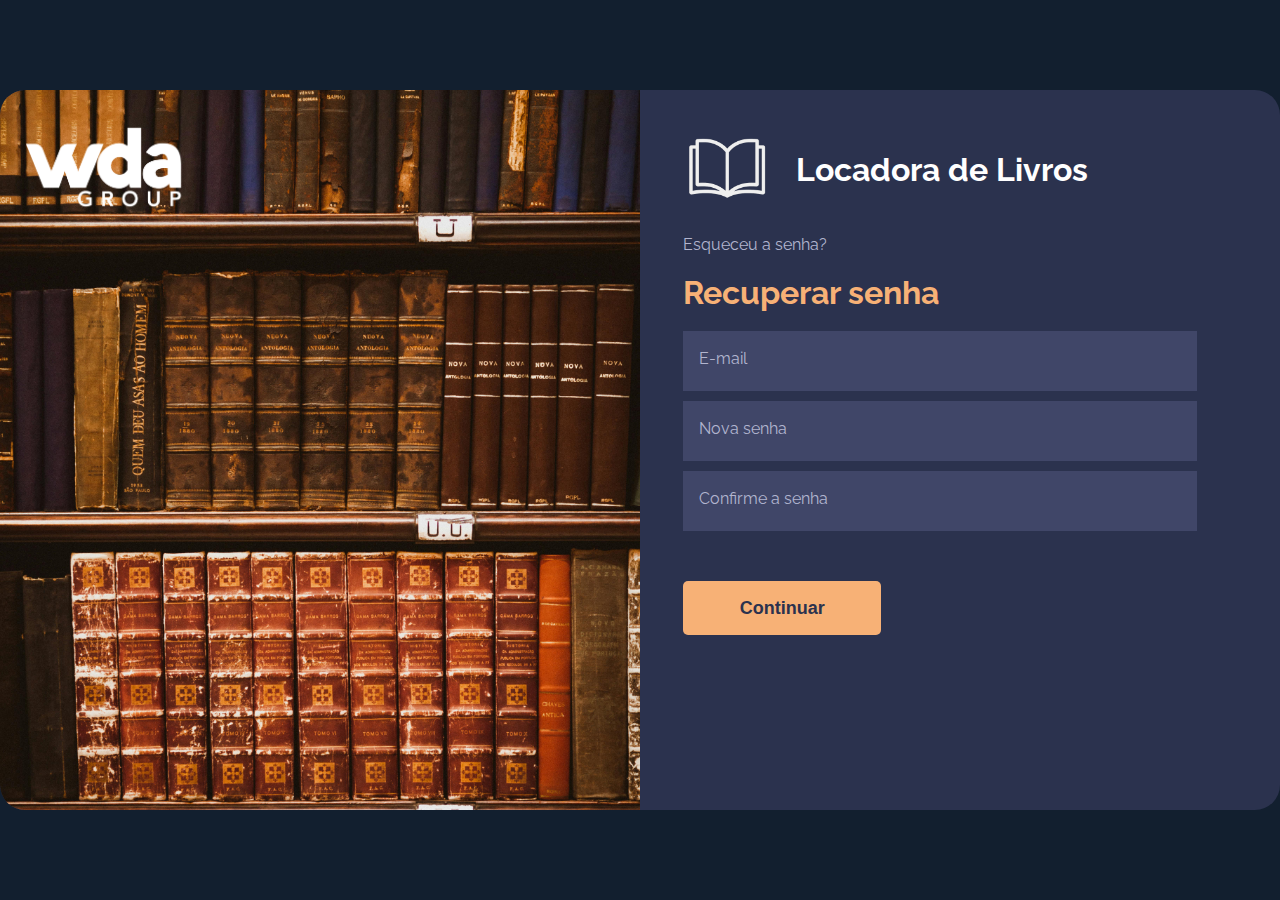
<file: html/recSenha.html>
<!DOCTYPE html>
<html lang="pt-br">
<head>
    <link rel="icon" href="../img/faviIconWDA.png" type="image/x-icon">
    <meta charset="UTF-8">
    <meta name="viewport" content="width=device-width, initial-scale=1.0">
    <title>Locadora de Livros WDA group</title>
    <link rel="stylesheet" href="../css/recSenha.css">
    <link href="https://fonts.googleapis.com/css2?family=Raleway&display=swap" rel="stylesheet">
    <script src="../js/recSenha.js"></script>
</head>
<body>

        <div class="container">
             <div class="main">
                  <div class="imagem">
                    <img src="../img/logo.png" alt="" id="logo">
                </div>
                <div class="login">
                    <div class="logoSection">
                        <img src="../img/logoLocadora.png" alt="" id="logoLocadora"> <h1>Locadora de Livros</h1>
                    </div>
                    <div class="form">
                        <p>Esqueceu a senha?</p>
                        <h1>Recuperar senha</h1>

                            <form>
                                <div class="formGroup">
                                <div class="formGroup">
                                    <input type="email" id="email" class="formInput" placeholder="E-mail" required/>
                                    <label for="email" class="formLabel">E-mail</label>
                                </div>
                                 <div class="formGroup">
                                    <input type="password" id="senha" class="formInput" placeholder="Nova senha" required/>
                                    <label for="password" class="formLabel">Nova senha</label>
                                </div>
                                 <div class="formGroup">
                                    <input type="password" id="confirmarSenha" class="formInput" placeholder="Confirme a senha" required/>
                                    <label for="password" class="formLabel">Confirme a senha</label>
                                </div>
                                </div>
                            </form>
                            <p id="alert"></p>
                            <input type="button" value="Continuar" id="logButton" class="botao" onclick="recSenha()">
                    </div>
                <img src="../img/logo.png" alt="" class="logo">
                </div>
             </div>
        </div>

</body>
</html>
</file>
<file: css/recSenha.css>
* {
  margin: 0;
  padding: 0;
  box-sizing: border-box;
}

body{
    background-color: #121F2F;
    font-family: 'Raleway', sans-serif;
}

.container{
    display: flex;
    justify-content: center; 
    align-items: center;     
    height: 100vh;    
}

.main{
    width: 150vh;
    height: 80vh;
    background-color: #2B324E;
    border-radius: 25px;
    display: flex;
}

.login{
    height: 100%;
    width: 50%;
    padding: 2%;
    color: white;
}
.login h1{
    font-weight: bold;
}
.imagem{
    background-image: url(../img/background2.jpg);
    height: 100%;
    width: 50%;
    background-repeat: no-repeat;
    background-size: cover;     
    background-position: center; 
    border-top-left-radius: 25px;
    border-bottom-left-radius: 25px;
    padding: 2%;
    display: flex;
    /* justify-content: flex-end; */
}

#logo{
    height: 15%;
}
#logoLocadora{
    height: 12vh;
}

.logoSection{
    height: auto;
    width: 100%;
    display: flex;
    align-items: center;
    gap: 2%;
    color: white;
}
.logo{
    display: none;
}
.form{
    width: 100%;
    height: auto;
    padding-left: 3%;
    padding-top: 2%;
    display: flex;
    flex-direction: column;
    gap: 20px;
}
.form h1{
    color: #F7B176;
}
.form p{
    color: #b2b5cf;
}
.formGroup{
    position: relative;
    margin-bottom: 10px;
}

.formInput{
    width: 90%;
    padding: 26px 24px 14px 25px;
    border: none;
    /* border-radius: 10px; */
    background-color: #404668;
    color: white;
    font-size: 105%;
    outline: none;
    transition: all 0.3s ease;
}

.formInput:focus{
    box-shadow: inset 6px 0 0 #F7B176;
}

.formLabel{
    position: absolute;
    top: 18px;
    left: 16px;
    color:  #b2b5cf;
    pointer-events: none;
    font-size: 1rem;
    transition: 0.2s ease all;
}

.formInput:focus + .formLabel,
.formInput:not(:placeholder-shown) + .formLabel {
    top: 6px;
    font-size: 0.75rem;
    color:  #b2b5cf;
}

input::placeholder{
    color: transparent;
}

.botao{
    width: 22vh;
    height: 6vh;
    border: none;
    border-radius: 5px;
    font-size: large;
    background-color: #F7B176;
    color: #2B324E;
    font-weight: bold;
    /* box-shadow: 1px 1px 1px 1px #fbdc98; */
    cursor: pointer;
    transition: all 0.3s ease;
}

.botao:hover,
.botao:focus {
  box-shadow: 0 0 12px 4px rgba(247, 177, 118, 0.5);
  transform: translateY(-2px);
}

.formInput:-webkit-autofill {
  -webkit-box-shadow: 0 0 0 1000px #404668 inset !important;
  -webkit-text-fill-color: white !important;
  border-left: 6px solid #F7B176 !important;
}


@media (max-width: 768px) {
    html, body{
    overflow-x: hidden;
    overflow-y: hidden;
   }
   .container{
    padding: 4%;
   }
   /* .main{
    flex-direction:  initial;
   } */
   .login{
    width: 100%;
   }
   .imagem{
    display: none;
   }
   .logo{
    display: block;
    height: 8%;
    margin: auto;
   }

}
</file>
